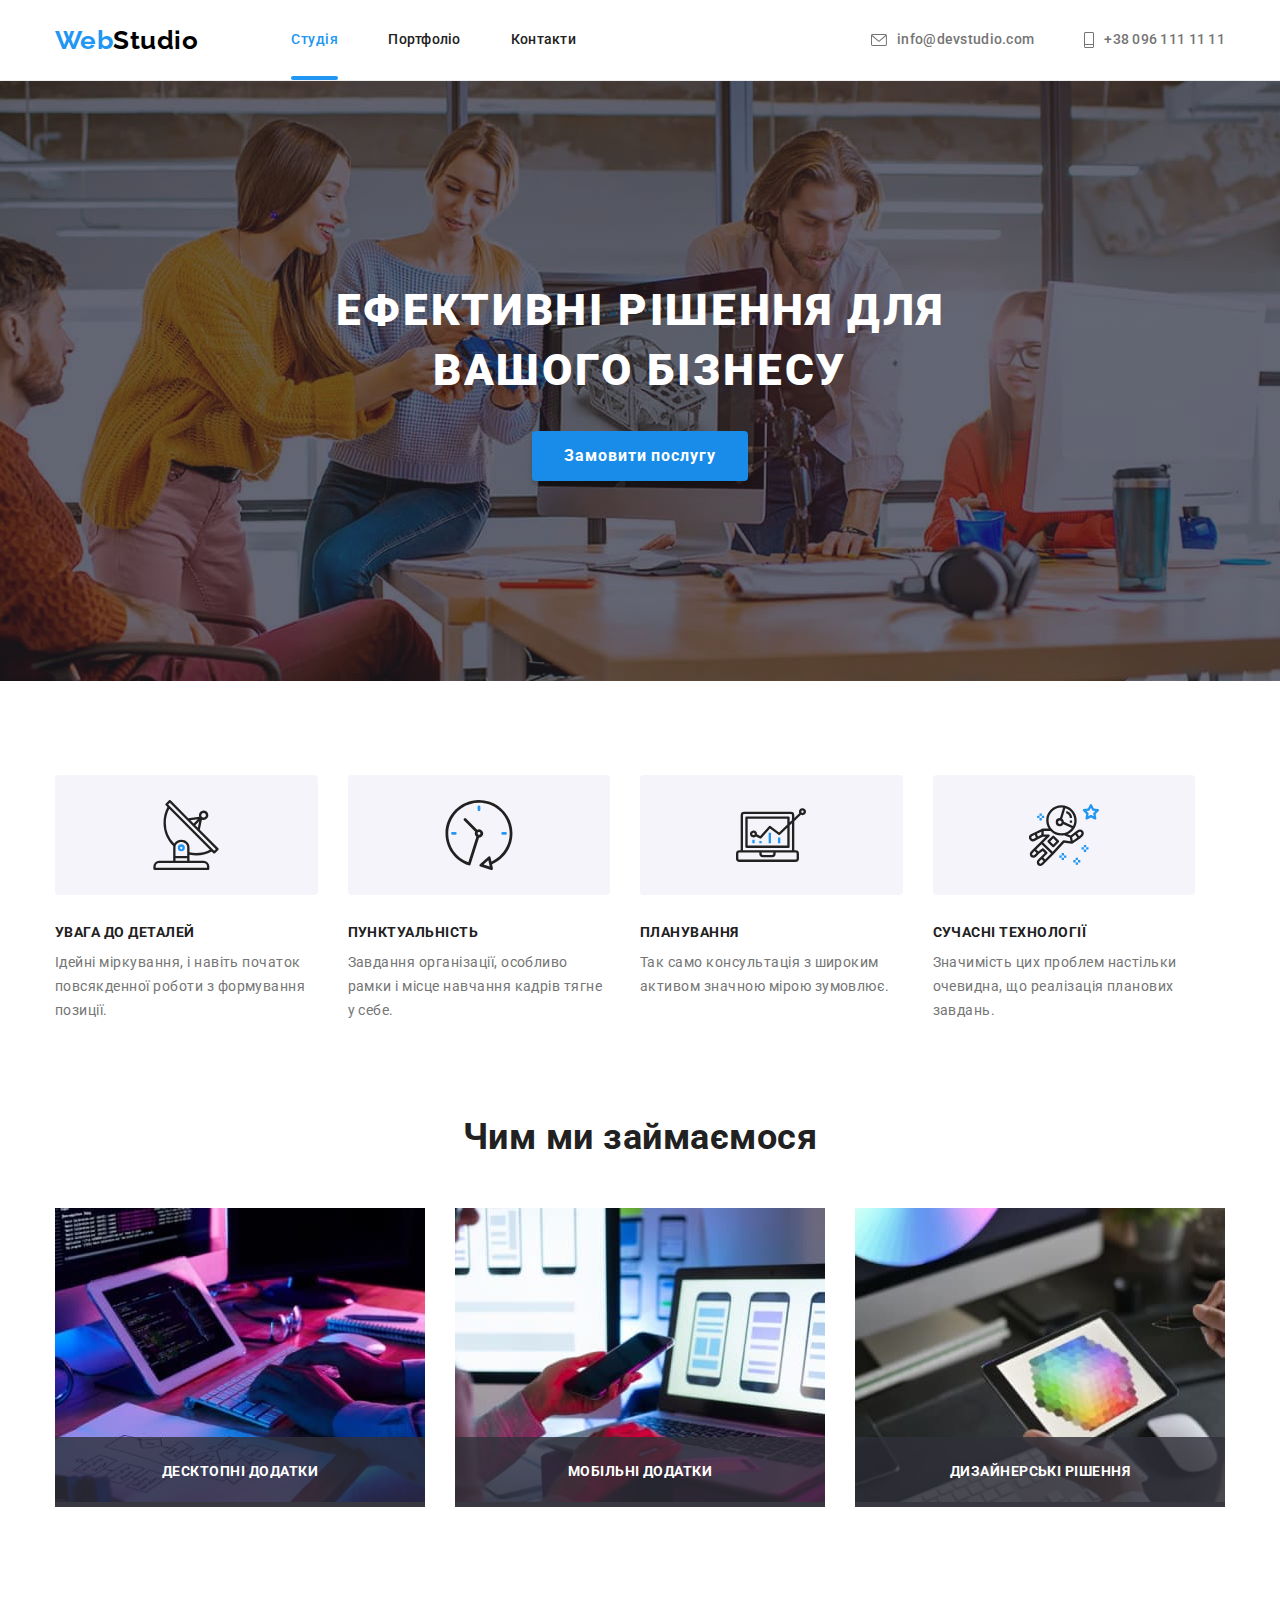
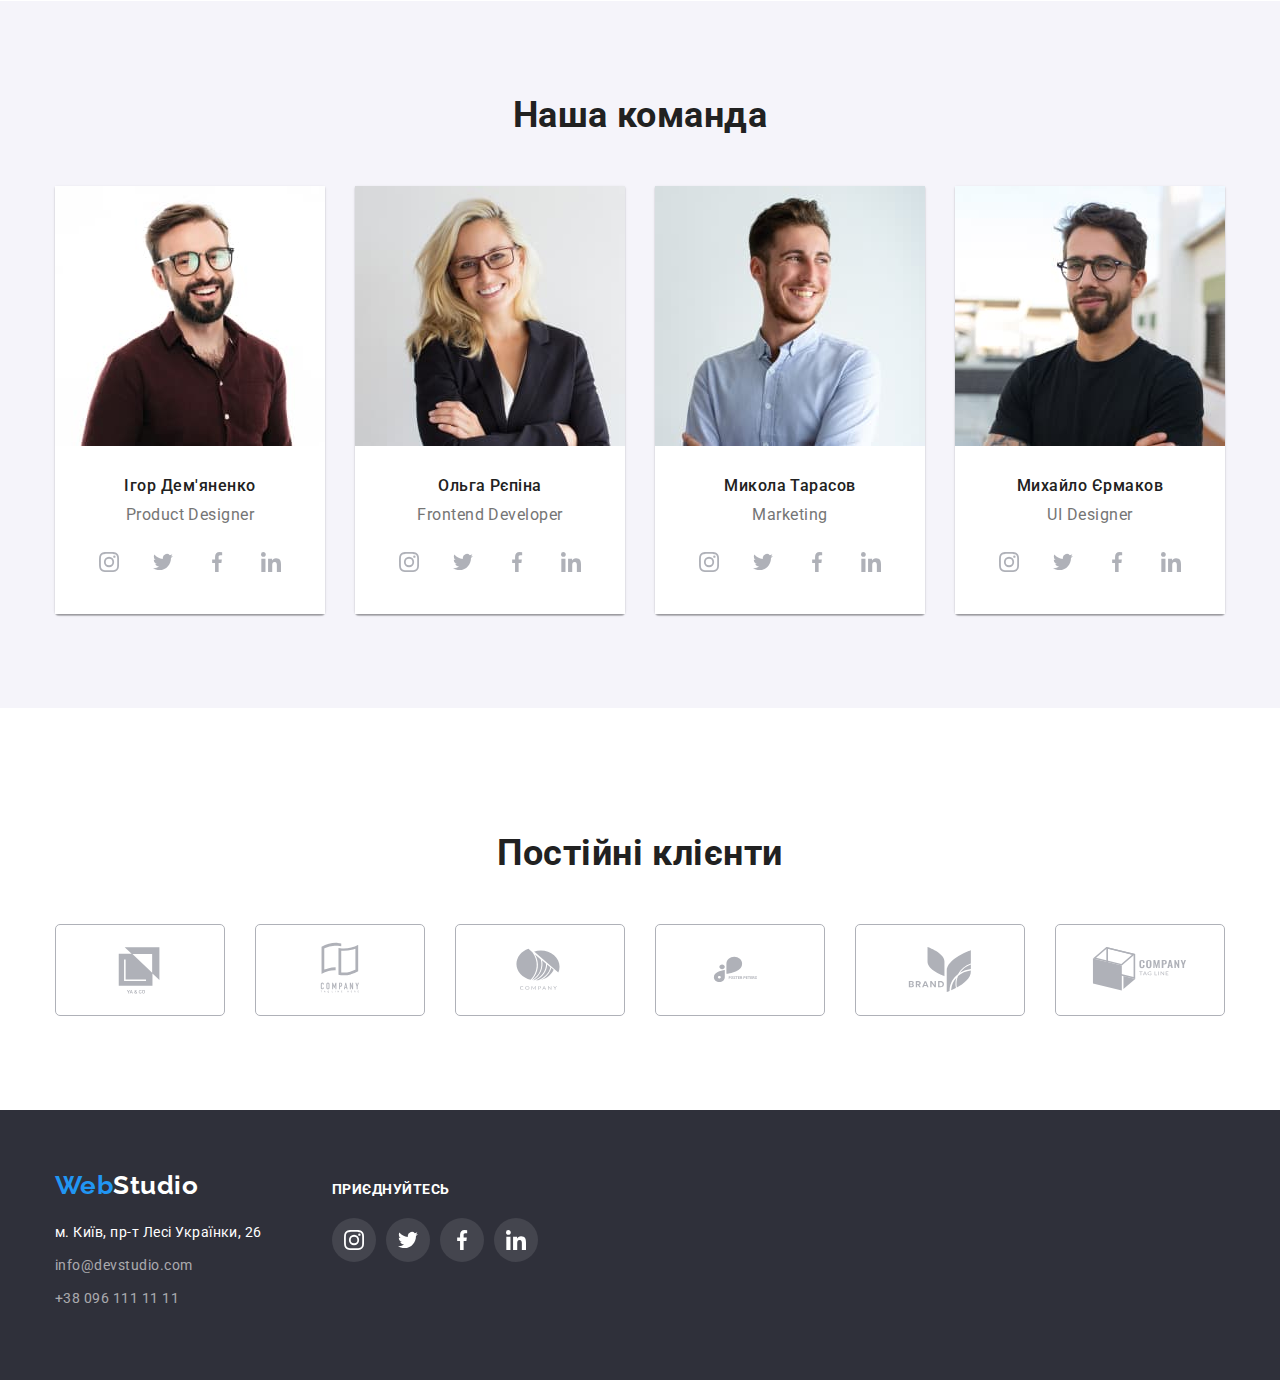
<file: index.html>
<!DOCTYPE html>
<html lang="uk">

<head>
  <meta charset="UTF-8" />
  <meta http-equiv="X-UA-Compatible" content="IE=edge" />
  <meta name="viewport" content="width=device-width, initial-scale=1.0" />
  <link rel="preconnect" href="https://fonts.googleapis.com" />
  <link rel="preconnect" href="https://fonts.gstatic.com" crossorigin />
  <link href="https://fonts.googleapis.com/css2?family=Raleway:wght@700&family=Roboto:wght@400;500;700;900&display=swap"
    rel="stylesheet" />
  <link rel="stylesheet"
    href="https://cdnjs.cloudflare.com/ajax/libs/modern-normalize/1.1.0/modern-normalize.min.css" />
  <link rel="stylesheet" href="./css/styles.css" />
  <title>WebStudio</title>
</head>

<body>
  <!-- <Header> -->
  <header class="one-header">
    <div class="container nav-container">
      <a href="./index.html" class="link logo"><span class="logo-web">Web</span>Studio</a>
      <nav class="nav-header">
        <ul class="list nav-list">
          <li class="item">
            <a class="back-link current-page" href="#">Студія</a>
          </li>
          <li class="item">
            <a href="./portfolio.html" class="nav-link link">Портфоліо</a>
          </li>
          <li class="item"><a href="#" class="nav-link link">Контакти</a></li>
        </ul>
      </nav>
      <ul class="list auth-list">
        <li class="item">
          <a href="mailto:info@devstudio.com" class="fone-mail-link link"> <svg class="icon-logo" width="16"
              height="12">
              <use href="./images/logo/icons.svg#icon-mail">
                <use>
            </svg>info@devstudio.com</a>
        </li>
        <li class="item">
          <a href="tel:+380961111111" class="fone-mail-link link"> <svg class="icon-logo" width="10" height="16">
              <use href="./images/logo/icons.svg#icon-phone"></use>
            </svg> +38 096 111 11 11</a>
        </li>
      </ul>
    </div>
  </header>

  <!-- <Main> -->
  <main>

    <!-- Hero -->
    <section class="hero overlay">
      <div class="container hero-container">
        <h1 class="hero-title">Ефективні рішення для вашого бізнесу</h1>
        <button class="button-hero" type="button" data-modal-open>Замовити послугу</button>
      </div>
    </section>
    <section class="hero-section">
      <div class="container">
        <h2 class="visually-hidden">Наші переваги</h2>
        <ul class="list list-preference">
          <li class="item-preference">
            <div class="icon-preference"> <svg width="70" height="70">
                <use href="./images/logo/icons.svg#icon-antenna"></use>
              </svg>
            </div>
            <h3 class="subtitle-preference">Увага до деталей</h3>
            <p class="text-preference">
              Ідейні міркування, і навіть початок повсякденної роботи з
              формування позиції.
            </p>
          </li>
          <li class="item-preference">
            <div class="icon-preference"> <svg width="70" height="70">
                <use href="./images/logo/icons.svg#icon-clock"></use>
              </svg>
            </div>
            <h3 class="subtitle-preference">Пунктуальність</h3>
            <p class="text-preference">
              Завдання організації, особливо рамки і місце навчання кадрів
              тягне у себе.
            </p>
          </li>
          <li class="item-preference">
            <div class="icon-preference"> <svg width="70" height="70">
                <use href="./images/logo/icons.svg#icon-diagram"></use>
              </svg>
            </div>
            <h3 class="subtitle-preference">Планування</h3>
            <p class="text-preference">
              Так само консультація з широким активом значною мірою зумовлює.
            </p>
          </li>
          <li class="item-preference">
            <div class="icon-preference"> <svg width="70" height="70">
                <use href="./images/logo/icons.svg#icon-astronaut"></use>
              </svg>
            </div>
            <h3 class="subtitle-preference">Сучасні технології</h3>
            <p class="text-preference">
              Значимість цих проблем настільки очевидна, що реалізація
              планових завдань.
            </p>
          </li>
        </ul>
      </div>
    </section>
    <section class="action">
      <div class="container container-action">
        <h2 class="section-title">Чим ми займаємося</h2>
        <ul class="list list-action">
          <li class="item">
            <div class="thumb">
              <h3 class="thumb-action">Десктопні додатки</h3>
              <img classs="img" src="./images/writing_code.jpg" width="370" height="294" alt="writing_code" />
            </div>
          </li>
          <li class="item">
            <div class="thumb">
              <h3 class="thumb-action">Мобільні додатки</h3>
              <img classs="img" src="./images/technology.jpg" width="370" height="294" alt="technology" />
            </div>
          </li>
          <li class="item">
            <div class="thumb">
              <h3 class="thumb-action">Дизайнерські рішення</h3>
              <img classs="img" src="./images/color.jpg" width="370" height="294" alt="color" />
            </div>
          </li>
        </ul>
      </div>
    </section>
    <section class="team">
      <div class="container">
        <h2 class="section-title">Наша команда</h2>
        <ul class="list list-team">
          <li class="card-team">
            <img classs="img" src="./images/igor.jpg" alt="igor" width="270" height="260" class="picture" />
            <div class="item-team">
              <h3 class="subtitle-team">Ігор Дем'яненко </h3>
              <p class="text-team">Product Designer</p>
              <ul class="img-list">
                <li class="img-items">
                  <a href="" class="img-link">
                    <svg class="img-icons" width="20" height="20">
                      <use href="./images/logo/icons.svg#icon-instagram"></use>
                    </svg>
                  </a>
                </li>
                <li class="img-items">
                  <a href="" class="img-link">
                    <svg class="img-icons" width="20" height="20">
                      <use href="./images/logo/icons.svg#icon-twitter"></use>
                    </svg>
                  </a>
                </li>
                <li class="img-items">
                  <a href="" class="img-link">
                    <svg class="img-icons" width="20" height="20">
                      <use href="./images/logo/icons.svg#icon-facebook"></use>
                    </svg>
                  </a>
                </li>
                <li class="img-items">
                  <a href="" class="img-link">
                    <svg class="img-icons" width="20" height="20">
                      <use href="./images/logo/icons.svg#icon-linkedin"></use>
                    </svg>
                  </a>
                </li>
              </ul>
            </div>
          </li>
          <li class="card-team">
            <img classs="img" src="./images/olga.jpg" alt="olga" width="270" height="260" class="picture" />
            <div class="item-team">
              <h3 class="subtitle-team">Ольга Рєпіна</h3>
              <p class="text-team">Frontend Developer</p>
              <ul class="img-list">
                <li class="img-items">
                  <a href="" class="img-link">
                    <svg class="img-icons" width="20" height="20">
                      <use href="./images/logo/icons.svg#icon-instagram"></use>
                    </svg>
                  </a>
                </li>
                <li class="img-items">
                  <a href="" class="img-link">
                    <svg class="img-icons" width="20" height="20">
                      <use href="./images/logo/icons.svg#icon-twitter"></use>
                    </svg>
                  </a>
                </li>
                <li class="img-items">
                  <a href="" class="img-link">
                    <svg class="img-icons" width="20" height="20">
                      <use href="./images/logo/icons.svg#icon-facebook"></use>
                    </svg>
                  </a>
                </li>
                <li class="img-items">
                  <a href="" class="img-link">
                    <svg class="img-icons" width="20" height="20">
                      <use href="./images/logo/icons.svg#icon-linkedin"></use>
                    </svg>
                  </a>
                </li>
              </ul>
            </div>
          </li>
          <li class="card-team">
            <img classs="img" src="./images/mykola.jpg" alt="mykola" width="270" height="260" class="picture" />
            <div class="item-team">
              <h3 class="subtitle-team">Микола Тарасов</h3>
              <p class="text-team">Marketing</p>
              <ul class="img-list">
                <li class="img-items">
                  <a href="" class="img-link">
                    <svg class="img-icons" width="20" height="20">
                      <use href="./images/logo/icons.svg#icon-instagram"></use>
                    </svg>
                  </a>
                </li>
                <li class="img-items">
                  <a href="" class="img-link">
                    <svg class="img-icons" width="20" height="20">
                      <use href="./images/logo/icons.svg#icon-twitter"></use>
                    </svg>
                  </a>
                </li>
                <li class="img-items">
                  <a href="" class="img-link">
                    <svg class="img-icons" width="20" height="20">
                      <use href="./images/logo/icons.svg#icon-facebook"></use>
                    </svg>
                  </a>
                </li>
                <li class="img-items">
                  <a href="" class="img-link">
                    <svg class="img-icons" width="20" height="20">
                      <use href="./images/logo/icons.svg#icon-linkedin"></use>
                    </svg>
                  </a>
                </li>
              </ul>
            </div>
          </li>
          <li class="card-team">
            <img classs="img" src="./images/myhail.jpg" alt="myhail" width="270" height="260" class="picture" />
            <div class="item-team">
              <h3 class="subtitle-team">Михайло Єрмаков</h3>
              <p class="text-team">UI Designer</p>
              <ul class="img-list">
                <li class="img-items">
                  <a href="" class="img-link">
                    <svg class="img-icons" width="20" height="20">
                      <use href="./images/logo/icons.svg#icon-instagram"></use>
                    </svg>
                  </a>
                </li>
                <li class="img-items">
                  <a href="" class="img-link">
                    <svg class="img-icons" width="20" height="20">
                      <use href="./images/logo/icons.svg#icon-twitter"></use>
                    </svg>
                  </a>
                </li>
                <li class="img-items">
                  <a href="" class="img-link">
                    <svg class="img-icons" width="20" height="20">
                      <use href="./images/logo/icons.svg#icon-facebook"></use>
                    </svg>
                  </a>
                </li>
                <li class="img-items">
                  <a href="" class="img-link">
                    <svg class="img-icons" width="20" height="20">
                      <use href="./images/logo/icons.svg#icon-linkedin"></use>
                    </svg>
                  </a>
                </li>
              </ul>
            </div>
          </li>
        </ul>
      </div>
    </section>

    <section class="customers">
      <div class="container">
        <h2 class="subtitle">Постійні клієнти</h2>
        <ul class="customers-list">
          <li class="customers-item">
            <a class="customers-link" href="">
              <svg class="customers-icon" width="106" height="60">
                <use href="./images/logo/icons.svg#icon-ya-co"></use>
              </svg>
            </a>
          </li>
          <li class="customers-item">
            <a class="customers-link" href="">
              <svg class="customers-icon" width="106" height="60">
                <use href="./images/logo/icons.svg#icon-tagline"></use>
              </svg>
            </a>
          </li>
          <li class="customers-item">
            <a class="customers-link" href="">
              <svg class="customers-icon" width="106" height="60">
                <use href="./images/logo/icons.svg#icon-company"></use>
              </svg>
            </a>
          </li>
          <li class="customers-item">
            <a class="customers-link" href="">
              <svg class="customers-icon" width="106" height="60">
                <use href="./images/logo/icons.svg#icon-foster-peters"></use>
              </svg>
            </a>
          </li>
          <li class="customers-item">
            <a class="customers-link" href="">
              <svg class="customers-icon" width="106" height="60">
                <use href="./images/logo/icons.svg#icon-brand"></use>
              </svg>
            </a>
          </li>
          <li class="customers-item">
            <a class="customers-link" href="">
              <svg class="customers-icon" width="106" height="60">
                <use href="./images/logo/icons.svg#icon-company-tagline"></use>
              </svg>
            </a>
          </li>
        </ul>
      </div>
    </section>
  </main>

  <!-- <Footer> -->
  <footer class="basement">
    <div class="container basement-container">
      <div class="basement-card">
        <a href="./index.html" class="link logo logo-basement"><span class="logo-web">Web</span>Studio</a>
        <address class="addres-basemant">
          <ul class="list basement-nav">
            <li class="item">
              <a href="https://goo.gl/maps/CPtrU1FHBa2aNyZL9" target="_blank" rel="noopener noreferrer nofollow"
                class="link address">м. Київ, пр-т Лесі Українки, 26</a>
            </li>
            <li class="item">
              <a href="mailto:info@devstudio.com" class="link address-link">info@devstudio.com</a>
            </li>
            <li class="item">
              <a href="tel:+38096111111" class="link address-link">+38 096 111 11 11</a>
            </li>
          </ul>
        </address>
      </div>
      <div class="basement-new">
        <h2 class="basement-title">Приєднуйтесь</h2>
        <ul class="list basement-list">
          <li>
            <a href="" class="basement-link">
              <svg class="basement-icon" width="20" height="20">
                <use href="./images/logo/icons.svg#icon-instagram"></use>
              </svg>
            </a>
          </li>
          <li>
            <a href="" class="basement-link">
              <svg class="basement-icon" width="20" height="20">
                <use href="./images/logo/icons.svg#icon-twitter"></use>
              </svg>
            </a>
          </li>
          <li>
            <a href="" class="basement-link">
              <svg class="basement-icon" width="20" height="20">
                <use href="./images/logo/icons.svg#icon-facebook"></use>
              </svg>
            </a>
          </li>
          <li>
            <a href="" class="basement-link">
              <svg class="basement-icon" width="20" height="20">
                <use href="./images/logo/icons.svg#icon-linkedin"></use>
              </svg>
            </a>
          </li>
        </ul>
      </div>
    </div>
  </footer>
  <div class="backdrop is-hidden" data-modal>
    <div class="modal">
      <button type="button" class="modal-button" data-modal-close>
        <svg width="18" height="18">
          <use href="./images/logo/symbol-defs.svg#icon-close-button"></use>
        </svg>
      </button>
      <script src="./js/modal.js"></script>
</body>

</html>
</file>
<file: css/styles.css>
html {
  box-sizing: border-box;
}

:root {
  --color-primary-text: #212121;
  --color-secondary-text: #757575;
  --color-accent-text: #2196f3;
  --color-logo-text: #000000;
  --color-white-text: #ffffff;
  --color-link-text: rgba(255, 255, 255, 0.6);
  --color-secondary-background: #f5f4fa;
  --hero-background-color: #c4c4c4;
  --color-footer-background: #2f303a;
  --color-hero-button-background: #188ce8;
  --shadow-bottom-first-color: rgba(0, 0, 0, 0.1);
  --shadow-bottom-second-color: rgba(0, 0, 0, 0.08);
  --shadow-bottom-third-color: rgba(0, 0, 0, 0.12);
  --cellar-link-background-color: rgba(255, 255, 255, 0.1);
  --portfolio-border-elements-color: #eeeeee;
  --border-bottom-header-color: #ececec;
  --color-link: #afb1b8;
  --gradient: linear-gradient(rgba(47, 48, 58, 0.4), rgba(47, 48, 58, 0.4));
  --button-shadow: 0px 3px 1px rgba(0, 0, 0, 0.1),
    0px 1px 2px rgba(0, 0, 0, 0.08), 0px 2px 2px rgba(0, 0, 0, 0.12);
  --card-shadow: 0px 1px 3px rgba(0, 0, 0, 0.12),
    0px 1px 1px rgba(0, 0, 0, 0.14), 0px 2px 1px rgba(0, 0, 0, 0.2);
  --portfolio-elements-shadow: 0px 1px 1px rgba(0, 0, 0, 0.12),
    0px 4px 4px rgba(0, 0, 0, 0.06), 1px 4px 6px rgba(0, 0, 0, 0.16);
  --button-shadow-hero: 0px 4px 4px rgba(0, 0, 0, 0.15);
  --modal-background-color: rgba(0, 0, 0, 0.2);
  --modal-button-background-color: rgba(0, 0, 0, 0.1);
  --time-delay: 250ms cubic-bezier(0.4, 0, 0.2, 1);
}

.one-header {
  border-bottom: 1px solid #eeeeee;
}

body {
  font-family: "Roboto", sans-serif;
  letter-spacing: 0.03em;
  color: var(--color-primary-text);
  background-color: var(--color-primary-background);
}

.link {
  text-decoration: none;
}

.list {
  list-style: none;
}

.img {
  display: block;
  align-items: center;
  margin: 0px;
}

.picture {
  display: block;
  align-items: center;
  margin: 0 auto;
}

ul {
  list-style: none;
  margin: 0px;
  padding-left: 0px;
  padding-right: 0px;
}

.img-list {
  display: flex;
  justify-content: center;
  align-items: center;
  gap: 10px;
  margin-top: 16px;
}

.container {
  max-width: 1200px;
  padding-right: 15px;
  padding-left: 15px;
  margin: 0 auto;
}

.logo {
  font-family: "Raleway";
  font-weight: 700;
  font-size: 26px;
  line-height: 1.19;
  color: var(--color-logo-text);
}

.logo-web {
  color: var(--color-accent-text);
}

.current-page {
  position: relative;
  transition: color var(--time-delay), background-color var(--time-delay),
    box-shadow var(--time-delay);
}

.current-page::after {
  content: "";
  position: absolute;
  display: block;
  left: 0;
  bottom: -1px;
  width: 100%;
  height: 4px;
  border-radius: 2px;
  background-color: var(--color-accent-text);
}

.back-link {
  display: block;
  padding-top: 32px;
  padding-bottom: 32px;
  color: var(--color-accent-text);
  text-decoration: none;
  font-style: normal;
  font-weight: 500;
  font-size: 14px;
  line-height: 1.1;
}

.button-portfolio {
  display: inline-block;
  border: 0px solid transparent;
  padding-top: 6px;
  padding-bottom: 6px;
  padding-left: 22px;
  padding-right: 22px;
  border-radius: 4px;
  min-width: 73px;
  text-align: center;
  font-weight: 500;
  font-size: 16px;
  line-height: 1.62;
  letter-spacing: 0.03em;
  font-family: inherit;
  cursor: pointer;
  background-color: var(--color-secondary-background);
  transition: color var(--time-delay), background-color var(--time-delay),
    box-shadow var(--time-delay);
}

.button-portfolio:hover,
.button-portfolio:focus {
  color: var(--color-white-text);
  background-color: var(--color-accent-text);
  box-shadow: 0px 3px 1px var(--shadow-bottom-first-color),
    0px 1px 2px var(--shadow-bottom-second-color),
    0px 2px 2px var(--shadow-bottom-third-color);
}

.portfolio-elements-text {
  position: absolute;
  top: 0;
  left: 0;
  margin: 2px;
  width: 100%;
  height: 100%;
  padding: 63px 24px;
  font-size: 18px;
  line-height: 1.5555;
  letter-spacing: 0.03em;
  color: var(--color-white-text);
  background-color: rgba(33, 150, 243, 0.9);
  transform: translatey(100%);
  transition: transform var(--time-delay), transition-duration var(--time-delay);
}

.img-portfolio {
  display: block;
  max-width: 100%;
  height: auto;
}

.overlay::before,
.overlay::after {
  box-sizing: border-box;
  position: absolute;
  margin: 0;
  padding: 0;
}

.p {
  display: block;
  margin-top: 0px;
  margin-bottom: 0px;
  font-style: normal;
  line-height: 1.7;
  font-size: 14px;
  font-style: normal;
}

.nav-list,
.auth-list {
  display: flex;
  margin: 0;
  padding: 0;
}

.nav-header {
  margin-left: 93px;
}

.auth-list {
  margin-left: auto;
}

.nav-list .item:not(:last-child),
.auth-list .item:not(:last-child) {
  margin-right: 50px;
}

.item:nth-last-child {
  margin-right: 0;
}

.nav-list .item:not(:last-child),
.auth-list .item:not(:last-child) {
  margin-right: 50px;
}

.nav-container {
  display: flex;
  align-items: center;
}

.nav-link {
  display: block;
  padding-top: 32px;
  padding-bottom: 32px;
  font-weight: 500;
  font-size: 14px;
  line-height: 1.14;
  letter-spacing: 0.02em;
  color: var(--color-primary-text);
  transition: color var(--time-delay);
}

.nav-link:hover,
.nav-link:focus {
  color: var(--color-accent-text);
}

.link-current {
  color: var(--color-accent-text);
}

.fone-mail-link {
  display: flex;
  align-items: center;
  padding-top: 32px;
  padding-bottom: 32px;
  font-weight: 500;
  font-size: 14px;
  line-height: 1.14;
  letter-spacing: 0.02em;
  color: var(--color-secondary-text);
  transition: color var(--time-delay);
}

.icon-logo {
  margin-right: 10px;
  display: flex;
  fill: currentColor;
}

.fone-mail-link:hover,
.fone-mail-link:focus {
  color: var(--color-accent-text);
  transition: color var(--time-delay);
}

.fone-mail-svg {
  margin-right: 10px;
  fill: var(--c);
}

.img-team {
  display: block;
  background-color: var(--color-primary-background);
  box-shadow: var(--card-shadow);
}

.hero {
  background-color: var(--color-footer-background);
  margin: 0 auto;
  text-align: center;
  padding-bottom: 200px;
  padding-top: 200px;
}

.overlay {
  display: block;
  align-items: center;
  justify-content: center;
  max-width: 1600px;
  background-repeat: no-repeat;
  background-position: center;
  background-size: cover;
  background-image: linear-gradient(
      to left,
      rgba(47, 48, 58, 0.4),
      rgba(47, 48, 58, 0.4)
    ),
    url(../images/overlay.jpg);
}

.hero-title {
  display: inline-block;
  width: 700px;
  margin-top: 0;
  margin-bottom: 30px;
  margin-left: auto;
  margin-right: auto;
  font-weight: 900;
  font-size: 44px;
  line-height: 1.36;
  text-align: center;
  letter-spacing: 0.06em;
  text-transform: uppercase;
  color: var(--color-white-text);
}

.button-hero {
  display: block;
  border: 0px solid transparent;
  padding-top: 10px;
  padding-bottom: 10px;
  padding-left: 32px;
  padding-right: 32px;
  margin-left: auto;
  margin-right: auto;
  border-radius: 4px;
  min-width: 216px;
  text-align: center;
  font-family: inherit;
  font-weight: 700;
  font-size: 16px;
  line-height: 1.88;
  letter-spacing: 0.06em;
  box-shadow: 0px 4px 4px rgba(0, 0, 0, 0.15);
  cursor: pointer;
  border: none;
  color: var(--color-white-text);
  background-color: var(--color-hero-button-background);
  transition: color var(--time-delay), background-color var(--time-delay),
    box-shadow var(--time-delay);
}

.button-hero:hover,
.button-hero:focus {
  background-color: var(--color-accent-text);
}

.visually-hidden {
  position: absolute;
  white-space: nowrap;
  width: 1px;
  height: 1px;
  overflow: hidden;
  border: 0;
  padding: 0;
  clip: rect(0 0 0 0);
  clip-path: inset(50%);
  margin: -1px;
  display: flex;
  justify-content: space-between;
}

.hero-section {
  padding: 94px 0;
}

.list-preference {
  display: flex;
  margin: 0;
  padding: 0;
}

.list-preference .item {
  width: 270px;
  margin-right: 30px;
  margin: 0;
  padding: 0;
}

.item-preference:nth-last-child(1) {
  margin-right: 30px;
}

.list-preference .item:not(:last-child) {
  margin-right: 30px;
}

.hero-section {
  padding-top: 94px;
  padding-bottom: 94px;
}

.icon-preference {
  display: flex;
  width: 100%;
  height: 120px;
  align-items: center;
  justify-content: center;
  margin-bottom: 30px;
  background-color: var(--color-secondary-background);
  border-radius: 4px;
}

.subtitle-preference {
  display: block;
  margin-bottom: 10px;
  font-weight: 700;
  font-size: 14px;
  line-height: 1.14;
  text-transform: uppercase;
}

.item-preference {
  width: calc((100% - 90px) / 4);
}

.item-preference:not(:last-child) {
  margin-right: 30px;
}

.text-preference {
  display: block;
  margin-top: 0;
  margin-bottom: 0;
  font-weight: 400;
  font-size: 14px;
  line-height: 1.71;
  color: var(--color-secondary-text);
}

.section-title {
  text-align: center;
  margin-top: 0px;
  margin-bottom: 50px;
  font-style: normal;
  font-weight: 700;
  font-size: 36px;
  line-height: 1.16;
}

.action {
  padding-bottom: 94px;
}

.list-action {
  display: flex;
  margin-top: 0;
  margin-bottom: 0;
  padding-left: 0;
}

.list-action .item:not(:last-child) {
  margin-right: 30px;
}

.thumb {
  position: relative;
  width: 100%;
  background-color: rgba(47, 48, 58, 0.8);
}

.thumb-action {
  display: flex;
  position: absolute;
  margin: 0;
  bottom: 0%;
  width: 100%;
  height: 70px;
  align-items: center;
  justify-content: center;
  font-size: 14px;
  line-height: 1.14;
  text-transform: uppercase;
  background-color: rgba(47, 48, 58, 0.8);
  color: var(--color-white-text);
}

.subtitle-team {
  display: block;
  margin-top: 0px;
  margin-bottom: 10px;
  margin-right: 0px;
  font-weight: 500;
  font-size: 16px;
  line-height: 1.19;
  text-align: center;
}

.text-team {
  display: block;
  margin-top: 0;
  margin-bottom: 0;
  font-weight: 400;
  font-size: 16px;
  line-height: 1.19;
  text-align: center;
  color: var(--color-secondary-text);
}

.item-team {
  padding: 30px 20px;
  background-color: var(--color-white-text);
}

.team {
  background-color: var(--color-secondary-background);
  padding-top: 94px;
  padding-bottom: 94px;
}

.card-team {
  display: block;
  background-color: var(--color-white-text);
  width: 270px;
  height: 428px;
  margin-right: 0px;
  box-shadow: 0px 1px 3px rgb(0 0 0 / 12%), 0px 1px 1px rgb(0 0 0 / 14%),
    0px 2px 1px rgb(0 0 0 / 20%);
  border-radius: 0px 0px 4px 4px;
}

.card-team:nth-child(1) {
  margin: 0 auto;
}

.card-team:not(:last-child) {
  margin-right: 30px;
}

.list-team {
  display: flex;
  margin-top: 0px;
  margin-bottom: 0px;
}

.img-icons {
  display: flex;
  gap: 10px;
  margin-top: 0px;
  margin-bottom: 0px;
  fill: var(--color-link);
  transition: fill var(--time-delay);
}

.img-icons:hover,
.img-icons:focus {
  fill: var(--color-white-text);
}

.img-items {
  width: 44px;
  height: 44px;
  border-radius: 50%;
  list-style: none;
  fill: var(--color-link);
}

.img-items:focus {
  background-color: var(--color-hero-button-background);
}

.container-action {
  display: block;
}

.img-link {
  display: flex;
  width: 44px;
  height: 44px;
  align-items: center;
  justify-content: center;
  padding-left: 0;
  border-radius: 50%;
  fill: var(--color-link);
  transition: background-color var(--time-delay);
}

.img-link:hover {
  background-color: var(--color-accent-text);
}

.img-link:focus {
  background-color: var(--color-accent-text);
}

.img-link:hover .img-icons {
  fill: var(--color-white-text);
}

.img-link:focus .img-icons {
  fill: var(--color-white-text);
}

.img-link .img-icons {
  transition: fill var(--time-delay);
}

.basement {
  background-color: var(--color-footer-background);
  padding-top: 60px;
  padding-bottom: 60px;
}

.basement-container {
  display: flex;
  align-items: baseline;
}

.logo-basement {
  box-sizing: inherit;
  margin-bottom: 20px;
  color: var(--color-white-text);
}

.basement-nav {
  margin-top: 0;
  margin-bottom: 0;
  padding-left: 0;
}

.item {
  display: block;
}

.basement-nav .item {
  margin-bottom: 9px;
}

.basement-nav:nth-last-child(-n + 1) {
  margin-bottom: 0px;
}

.addres-basemant {
  margin-top: 20px;
}

.basement-nav .item:not(:last-child) {
  margin-bottom: 9px;
}

.address {
  font-weight: 400;
  font-style: normal;
  font-size: 14px;
  line-height: 1.71;
  color: var(--color-white-text);
  transition: fill var(--time-delay);
}

.address-link {
  font-style: normal;
  font-weight: 400;
  font-size: 14px;
  line-height: 1.71;
  color: var(--color-link-text);
  transition: color var(--time-delay);
}

.address-link:hover,
.address-link:focus {
  color: var(--color-accent-text);
}

.main {
  padding-top: 94px;
  padding-bottom: 94px;
}

.subtitle-portfolio {
  margin-top: 0;
  margin-bottom: 4px;
  font-weight: 700;
  font-size: 18px;
  line-height: 2;
  font-style: normal;
  letter-spacing: 0.06em;
  text-decoration: none;
  color: var(--color-primary-text);
}

.img {
  display: block;
  max-width: 100%;
  height: auto;
}

.text-portfolio {
  margin-top: 0;
  margin-bottom: 0;
  font-weight: 400;
  font-size: 16px;
  line-height: 1.88;
  color: var(--color-secondary-text);
}

.button-list {
  display: flex;
  margin-top: 0;
  margin-bottom: 50px;
  padding-left: 0;
  justify-content: center;
}

.button-list .item:not(:last-child) {
  margin-right: 8px;
}

.list-portfolio {
  display: flex;
  flex-wrap: wrap;
  margin-top: 0;
  margin-bottom: 0;
  padding-left: 0;
  color: rgba(33, 33, 33, 1);
}

.portfolio-elements {
  width: calc((100% - 60px) / 3);
}

.portfolio-elements {
  display: block;
  position: relative;
}

.portfolio-elements:not(:nth-child(3n)) {
  margin-right: 30px;
}

.portfolio-elements:not(:nth-last-child(-n + 3)) {
  margin-bottom: 30px;
}

.portfolio-link {
  display: block;
  text-decoration: none;
  transition: box-shadow var(--time-delay);
}

.card-portfolio:hover,
.card-portfolio:focus {
  box-shadow: var(--portfolio-elements-shadow);
}

.portfolio-link:hover {
  box-shadow: var(--portfolio-elements-shadow);
}

.portfolio-elements:hover .portfolio-elements-text {
  transform: translatey(0);
  opacity: 1;
}

.card-portfolio {
  padding-top: 20px;
  padding-bottom: 20px;
  padding-left: 24px;
  padding-right: 24px;
  border: 1px solid #eeeeee;
  border-top: 0px;
}

.portfolio-elements-interactive {
  position: relative;
  overflow: hidden;
}

.subtitle {
  display: block;
  margin-bottom: 50px;
  font-weight: 700;
  font-size: 36px;
  line-height: 1.17;
  text-align: center;
  color: var(--color-primary-text);
}

.customers {
  padding-top: 94px;
  padding-bottom: 94px;
  margin: 0 auto;
}

.customers-list {
  display: flex;
  gap: 30px;
  padding-left: 0;
  margin-top: 0;
  margin-bottom: 0;
}

.customers-item {
  width: calc((100% - 30px) / 6);
  list-style: none;
  transition: background-color var(--time-delay);
}

.customers-link {
  width: 100%;
  height: 92px;
  border: 1px solid var(--color-link);
  display: flex;
  align-items: center;
  justify-content: center;
  border-radius: 5px;
  color: var(--color-link);
  transition: border-color var(--time-delay);
}

.customers-icon {
  fill: currentColor;
  transition: color var(--time-delay);
}

.customers-link:hover,
.customers-link:focus {
  border-color: var(--color-accent-text);
  color: var(--color-accent-text);
}

.basement-new {
  margin-top: 0;
  margin-left: 70px;
}

.basement-title {
  margin-bottom: 20px;
  margin-top: 0px;
  font-weight: 700;
  font-size: 14px;
  line-height: 1.14;
  text-transform: uppercase;
  color: var(--color-white-text);
}

.basement-list {
  display: flex;
  justify-content: center;
  gap: 10px;
  margin-top: 0;
  margin-bottom: 0;
  padding-left: 0;
}

.basement-icon {
  fill: var(--color-white-text);
}

.basement-link {
  display: flex;
  width: 44px;
  height: 44px;
  align-items: center;
  justify-content: center;
  border-radius: 50%;
  background-color: var(--cellar-link-background-color);
  transition: background-color var(--time-delay);
}

.basement-link:hover,
.basement-link:focus {
  background-color: var(--color-accent-text);
}

.backdrop {
  position: fixed;
  top: 0;
  left: 0;
  opacity: 1;
  width: 100%;
  height: 100%;
  background-color: var(--modal-background-color);
  transition: opacity var(--time-delay), visibility var(--time-delay);
}

.modal {
  position: absolute;
  top: 50%;
  left: 50%;
  transform: translate(-50%, -50%);
  width: 528px;
  height: 581px;
  background-color: var(--color-white-text);
  box-shadow: var(--card-shadow);
  border-radius: 4px;
}

.backdrop.is-hidden {
  visibility: hidden;
  opacity: 0;
  pointer-events: none;
}

.modal-button {
  position: absolute;
  top: 8px;
  right: 8px;
  display: flex;
  width: 30px;
  height: 30px;
  align-items: center;
  justify-content: center;
  cursor: pointer;
  border-radius: 50%;
  background-color: var(--color-white-text);
  border: 1px solid rgba(0, 0, 0, 0.1);
  border-color: var(--color-secondary-background);
  transition: color var(--time-delay), box-shadow var(--time-delay),
    background-color var(--time-delay);
}

.modal-button:hover {
  box-shadow: 0px 4px 4px rgba(0, 0, 0, 0.15);
}

.modal-button:focus {
  box-shadow: 0px 4px 4px rgba(0, 0, 0, 0.15);
}
</file>
